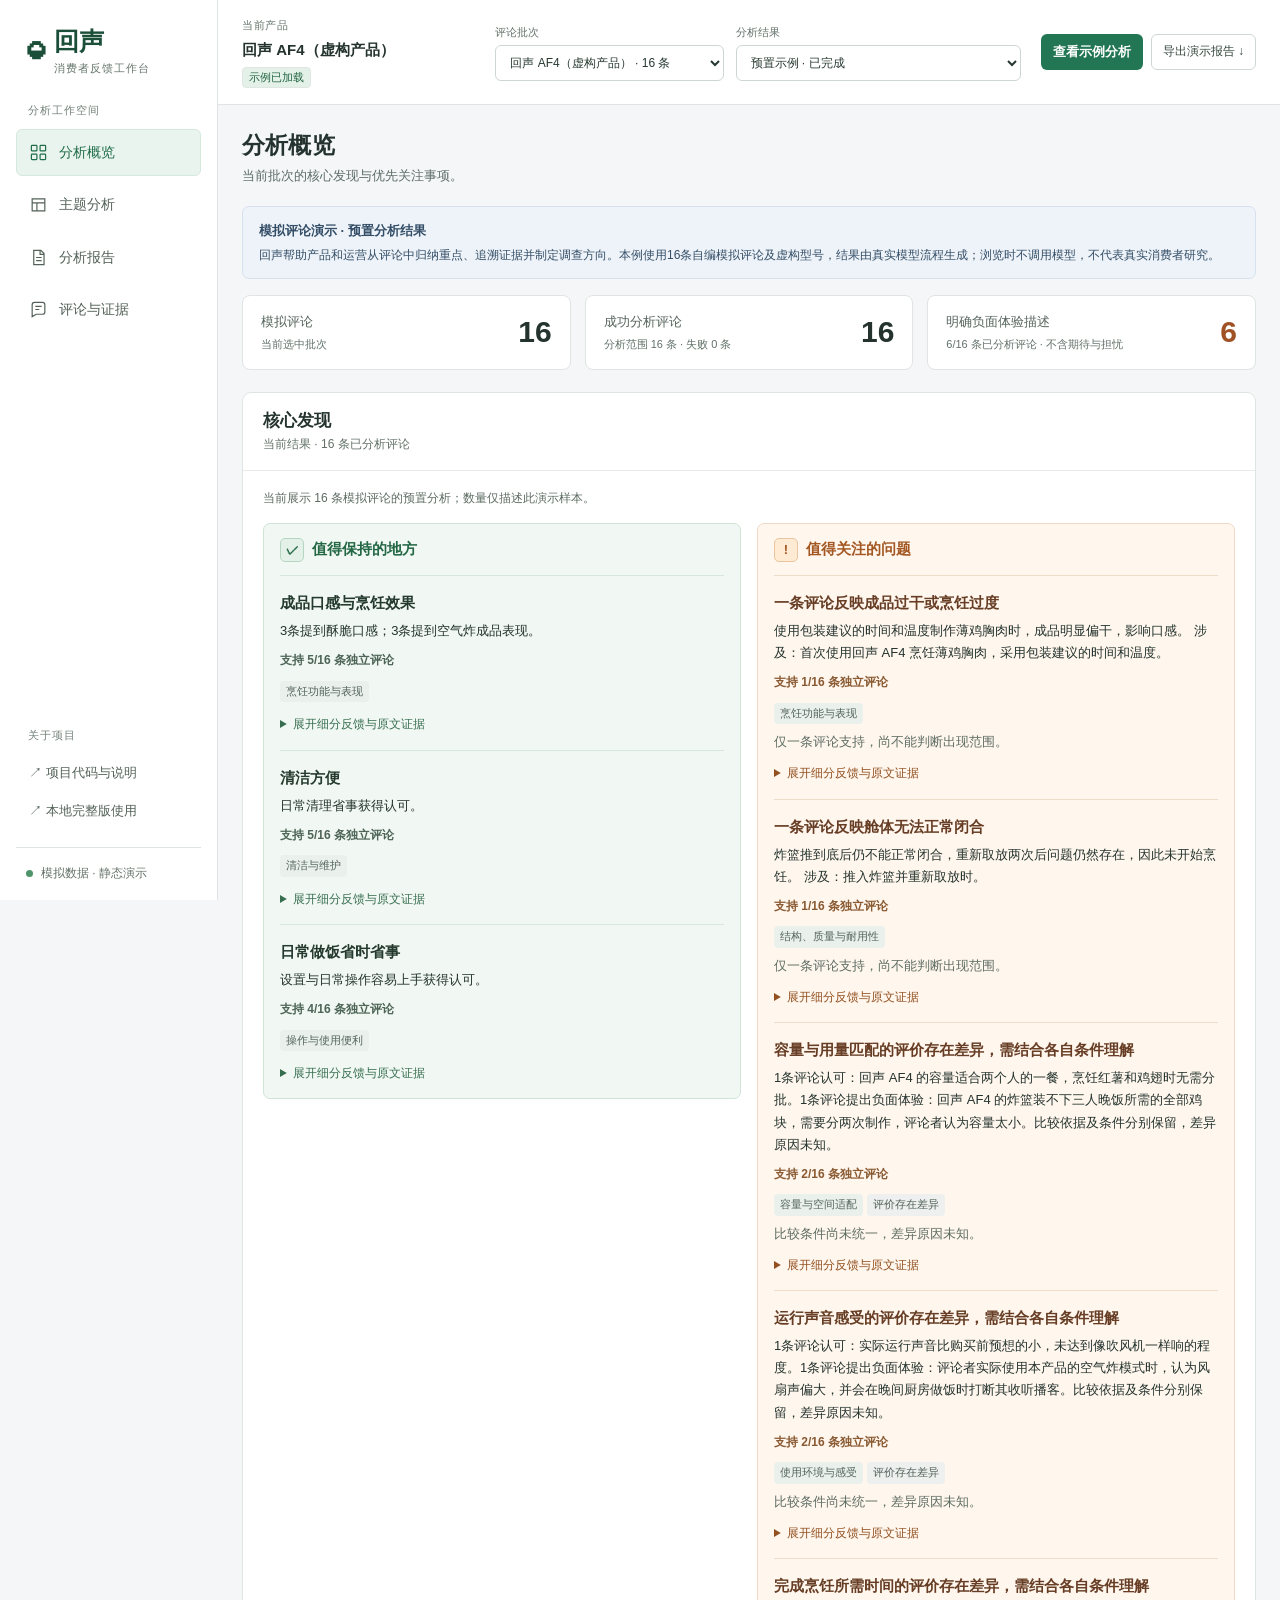
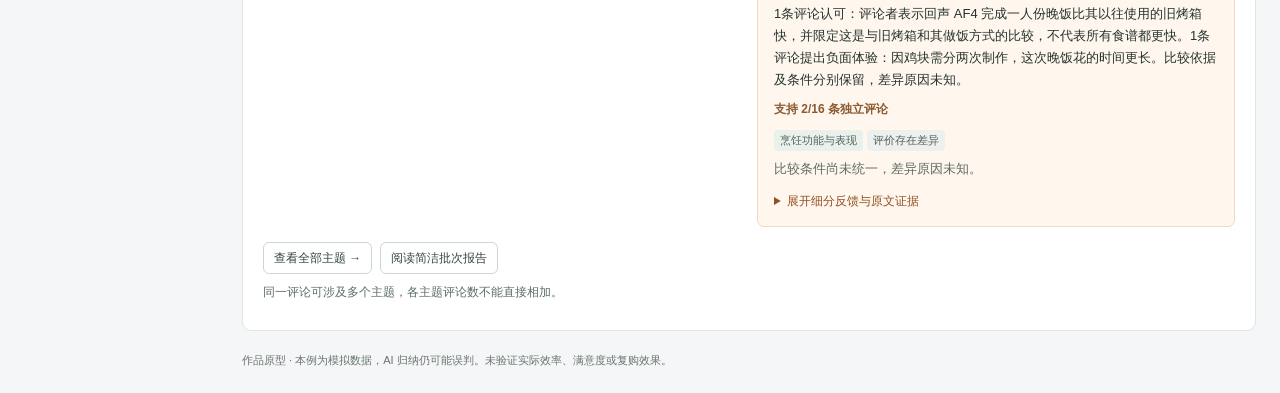
<file: docs/index.html>
<!doctype html>
<html lang="zh-CN"><head><meta http-equiv="Content-Security-Policy" content="default-src 'self'; script-src 'self'; connect-src 'self'; img-src 'self' data:; style-src 'self' 'unsafe-inline'; base-uri 'self'; form-action 'none'"><meta charset="UTF-8"><meta name="viewport" content="width=device-width, initial-scale=1"><title>回声 · 消费者反馈分析｜模拟数据演示</title><meta name="description" content="面向产品和运营人员的消费者反馈分析作品原型。使用明确标注的模拟评论，展示核心发现、主题、不同评价、行动建议和原文追溯。"><link rel="stylesheet" href="./style.css"><script src="./app.js" defer></script></head>
<body data-ui-version="6.0">
<a class="skip-link" href="#main-content">跳至分析内容</a>
<aside class="sidebar" aria-label="工作台导航">
 <a class="brand" href="#/analysis"><span class="brand-icon" aria-hidden="true">◒</span><span>回声<small>消费者反馈工作台</small></span></a>
 <p class="nav-caption">分析工作空间</p>
 <nav class="primary-nav" aria-label="分析导航">
  <a href="#/analysis" data-view="summary"><svg viewBox="0 0 24 24" aria-hidden="true"><rect x="3" y="3" width="7" height="7" rx="1"/><rect x="14" y="3" width="7" height="7" rx="1"/><rect x="3" y="14" width="7" height="7" rx="1"/><rect x="14" y="14" width="7" height="7" rx="1"/></svg><span>分析概览</span></a>
  <a href="#/themes" data-view="themes"><svg viewBox="0 0 24 24" aria-hidden="true"><path d="M4 5h16v15H4zM4 10h16M10 10v10"/></svg><span>主题分析</span></a>
  <a href="#/report" data-view="report"><svg viewBox="0 0 24 24" aria-hidden="true"><path d="M6 3h9l4 4v14H6zM14 3v5h5M9 12h7M9 16h7"/></svg><span>分析报告</span></a>
  <a href="#/evidence" data-view="evidence"><svg viewBox="0 0 24 24" aria-hidden="true"><path d="M20 15a3 3 0 0 1-3 3H9l-5 3V6a3 3 0 0 1 3-3h10a3 3 0 0 1 3 3zM8 8h8M8 12h5"/></svg><span>评论与证据</span></a>
 </nav>
 <div class="sidebar-bottom"><p class="nav-caption">关于项目</p><nav class="utility-nav"><a href="https://github.com/susie041720/echo-feedback-lab" target="_blank" rel="noopener">↗ 项目代码与说明</a><a href="https://github.com/susie041720/echo-feedback-lab#本地启动" target="_blank" rel="noopener">↗ 本地完整版使用</a></nav><div class="local"><i></i>模拟数据 · 静态演示</div></div>
</aside>
<div class="app-shell">
 <header class="toolbar" aria-label="产品与批次工具栏">
  <div class="product-identity"><span class="field-caption">当前产品</span><strong id="current-product">选择产品批次</strong><span id="toolbar-status" class="status-pill">尚未选择</span></div>
  <div class="batch-controls"><div class="selector-field"><label for="dataset">评论批次</label><select id="dataset"></select></div><div class="selector-field"><label for="run">分析结果</label><select id="run"></select></div></div>
  <div class="toolbar-actions"><a class="primary demo-button" href="#/analysis">查看示例分析</a><button id="analyze" hidden disabled></button><button id="pause" class="small-button" hidden>暂停分析</button><a id="export" class="export disabled" href="#" download="echo-simulated-demo-report.md">导出演示报告 ↓</a></div>
 </header>
 <main id="main-content" tabindex="-1">
  <div class="page-heading"><div><h1 id="page-title">分析概览</h1><p id="page-description" class="sub">当前批次的核心发现与优先关注事项。</p></div></div>
  <div id="notice" role="status" aria-live="polite" hidden></div>
  <section id="progress-panel" class="progress-panel" aria-label="批次分析进度" hidden><div class="progress-copy"><strong id="progress-title">分析进行中</strong><span id="progress-counts"></span></div><progress id="analysis-progress" max="100" value="0" aria-label="已处理评论进度"></progress><p id="analysis-state" class="hint"></p></section>
  <aside class="demo-banner" aria-label="演示范围"><strong>模拟评论演示 · 预置分析结果</strong><p>回声帮助产品和运营从评论中归纳重点、追溯证据并制定调查方向。本例使用16条自编模拟评论及虚构型号，结果由真实模型流程生成；浏览时不调用模型，不代表真实消费者研究。</p></aside>
  <section class="metrics" id="metrics" aria-label="当前批次指标">
   <div class="metric-card"><div class="metric-label">模拟评论</div><strong id="total">0</strong><small>当前选中批次</small></div>
   <div class="metric-card"><div class="metric-label">成功分析评论</div><strong id="completed">0</strong><small id="coverage">尚未分析</small></div>
   <div class="metric-card negative-metric"><div class="metric-label">明确负面体验描述</div><strong id="negative-count">—</strong><small id="negative-scope">独立评论 · 不含期待与担忧</small></div>
  </section>
  <section class="board"><div class="board-head"><div><h2 id="board-title">核心发现</h2><p id="confirmation-state">AI 自动归纳 · 原文可追溯</p></div><div class="tabs" id="analysis-tabs" role="tablist" aria-label="评论与证据视图" hidden><button data-tab="raw" role="tab">原始评论</button><button data-tab="feedback" role="tab">细分反馈</button><button data-tab="scenarios" role="tab">使用情境</button></div></div>
   <div id="result-status" class="result-status" hidden></div>
   <div id="filters" hidden><div class="filter-row"><label for="category">体验分类<select id="category"><option value="">全部分类</option></select></label><label for="topic">细分标签<select id="topic"><option value="">全部标签</option></select></label><label for="polarity">评价倾向<select id="polarity"><option value="">全部倾向</option><option>优点</option><option>槽点</option><option>中立</option><option>信息不足</option></select></label><label for="scope">信息类型<select id="scope"><option value="all">全部类型</option><option value="actual">实际体验</option><option value="expectation">用户期望</option><option value="concern">担心</option><option value="reported">转述</option><option value="unknown">信息不足</option><option value="reference">其他产品背景</option></select></label></div></div>
   <div id="results"></div>
  </section>
  <footer>作品原型 · 本例为模拟数据，AI 归纳仍可能误判。未验证实际效率、满意度或复购效果。</footer>
 </main>
</div>
<div hidden><input id="product"><input id="key" type="password" disabled><select id="sample"><option value="daily">daily</option></select><p id="sample-info"></p><p id="source-status"></p><p id="source-description"></p><p id="import-info"></p><button id="developer-trial"></button></div><dialog id="settings" hidden><p id="settings-notice"></p></dialog>
<dialog id="theme-detail" class="drawer wide-drawer" aria-labelledby="theme-title"><div class="dialog-head"><div><span class="field-caption">主题详情</span><h2 id="theme-title">主题与证据</h2></div><button id="close-theme" class="icon-button" aria-label="关闭主题详情">✕</button></div><div id="theme-content" class="drawer-body"></div></dialog>
<dialog id="evidence" aria-labelledby="evidence-title"><div class="dialog-head"><h2 id="evidence-title">原文与证据</h2><button id="close-dialog" class="icon-button" aria-label="关闭原文证据">✕</button></div><div id="evidence-content"></div></dialog>
</body></html>
</file>
<file: docs/style.css>
:root{font-family:-apple-system,BlinkMacSystemFont,"PingFang SC","Microsoft YaHei",sans-serif;color:#24332e;background:#f4f6f8;font-size:14px;line-height:1.65;--green:#237653;--orange:#a34c14;--line:#dfe5e2;--muted:#5d6c65}*{box-sizing:border-box}body{margin:0}button,input,select,textarea{font:inherit}button,a,input,select,textarea,summary{-webkit-tap-highlight-color:transparent}button,a{touch-action:manipulation}a{color:var(--green);text-decoration:none}a:hover{text-decoration:underline}button{cursor:pointer;color:#35473e;background:white;border:1px solid #ccd7d0;border-radius:6px;padding:7px 12px;line-height:1.5;min-height:36px}button:hover{background:#f1f6f3;border-color:#829f90}button:disabled{opacity:.5;cursor:default}button.primary{background:var(--green);border-color:var(--green);color:white;font-weight:600}button.primary:hover{background:#195c40}input,select,textarea{display:block;width:100%;max-width:100%;min-width:0;border:1px solid #cdd7d2;border-radius:6px;background:#fff;color:#26382f;padding:7px 10px;min-height:36px}input:focus,select:focus,textarea:focus{border-color:var(--green)}label{display:block;font-size:13px;font-weight:500;color:#46574d}label>select{margin-top:4px}h1,h2,h3,h4,p{margin:0}h1{font-size:23px;line-height:1.4;letter-spacing:.2px}h2{font-size:17px;line-height:1.5}h3{font-size:16px;line-height:1.6}h4{font-size:15px;line-height:1.6}p{margin:6px 0 10px}button:focus-visible,a:focus-visible,summary:focus-visible,input:focus-visible,select:focus-visible,textarea:focus-visible{outline:3px solid #7bb29a;outline-offset:3px}.skip-link{position:fixed;top:-100px;left:235px;z-index:30;background:white;padding:10px}.skip-link:focus{top:8px}[hidden]{display:none!important}.disabled{pointer-events:none;opacity:.45}.sidebar{position:fixed;inset:0 auto 0 0;width:218px;background:white;border-right:1px solid var(--line);display:flex;flex-direction:column;padding:26px 16px 16px;z-index:10}.brand{display:flex;gap:10px;align-items:center;color:#1b4f39;font-size:25px;font-weight:750;line-height:1.2;padding:0 9px 26px}.brand:hover{text-decoration:none}.brand small{display:block;color:#66766d;font-size:11px;font-weight:500;letter-spacing:1px;margin-top:6px}.brand-icon{font-size:38px;line-height:1}.nav-caption{font-size:11px;letter-spacing:1px;color:#728078;margin:0 12px 10px}.primary-nav,.utility-nav{display:flex;flex-direction:column;gap:5px}.primary-nav a,.utility-nav a,.utility-nav button{display:flex;align-items:center;gap:11px;padding:11px 12px;border-radius:6px;color:#536158;font-weight:550;text-align:left;border:1px solid transparent;background:transparent}.primary-nav a:hover,.utility-nav a:hover,.utility-nav button:hover{background:#f3f7f4;text-decoration:none}.primary-nav a.active,.utility-nav a.active{background:#eaf4ee;color:#1e6c48;border-color:#d5e9dc}.primary-nav svg{height:19px;width:19px;fill:none;stroke:currentColor;stroke-width:1.5}.sidebar-bottom{margin-top:auto;padding-top:30px}.utility-nav{gap:0}.utility-nav a,.utility-nav button{padding:7px 12px;font-size:13px;font-weight:400;min-height:35px}.utility-icon{width:18px;text-align:center;font-size:16px}.local{border-top:1px solid var(--line);padding:16px 10px 0;margin-top:18px;font-size:12px;color:#637268}.local i{display:inline-block;width:7px;height:7px;background:#4f946b;border-radius:50%;margin-right:8px}.app-shell{margin-left:218px;min-width:0}.toolbar{background:white;border-bottom:1px solid var(--line);padding:16px 24px;display:grid;grid-template-columns:minmax(135px,1fr) minmax(330px,2.25fr) auto;align-items:center;gap:20px}.product-identity{display:flex;flex-wrap:wrap;gap:5px 8px;min-width:0}.product-identity strong{display:block;flex-basis:100%;font-size:15px;overflow-wrap:anywhere;line-height:1.5}.field-caption{font-size:11px;letter-spacing:.5px;color:#65756b;display:block}.status-pill{font-size:11px;line-height:1.4;border-radius:4px;padding:2px 6px;border:1px solid #e0e6e1}.batch-controls{display:grid;grid-template-columns:1fr 1.25fr;gap:12px;min-width:0}.batch-controls label{font-size:11px;color:#64736a;min-width:0}.batch-controls select{font-size:12px}.toolbar-actions{display:flex;align-items:center;gap:8px;flex-wrap:wrap}.export{display:inline-flex;align-items:center;justify-content:center;min-height:36px;border:1px solid #ced8d2;background:white;border-radius:6px;padding:6px 11px;font-size:13px;color:#35473e}.icon-button{padding:5px 9px;min-width:36px;font-size:17px}.toolbar-actions button{font-size:13px}main{max-width:1700px;margin:0 auto;padding:24px}.page-heading{display:flex;justify-content:space-between;gap:16px;align-items:center;margin-bottom:19px}.sub{font-size:13px;color:var(--muted);margin:4px 0 0}.small-button{font-size:12px;padding:5px 10px;min-height:32px}.page-heading>.small-button{white-space:nowrap}#notice{border:1px solid #c8ddcc;border-radius:7px;background:#eff7f0;color:#245d3b;padding:10px 14px;margin:0 0 16px;font-size:13px}#notice.error{background:#fff2ec;border-color:#edc6ad;color:#963b15}.metrics{display:grid;grid-template-columns:repeat(3,minmax(0,1fr));gap:14px;margin-bottom:22px}.metric-card{padding:15px 18px;background:white;border:1px solid var(--line);border-radius:8px;display:grid;grid-template-columns:1fr auto;align-items:center;gap:4px 12px}.metric-label{font-size:13px;color:#56645c}.metric-card strong{font-size:30px;font-weight:650;line-height:1.4;grid-row:1/3;grid-column:2}.metric-card small{font-size:11px;color:#627168;line-height:1.6}.negative-metric strong{color:#a05225}.board{background:white;border:1px solid var(--line);border-radius:9px;min-width:0}.board-head{display:flex;justify-content:space-between;gap:16px;align-items:center;border-bottom:1px solid #e8ece9;padding:15px 20px}.board-head p{font-size:12px;color:#627168;margin:2px 0 0}.tabs{display:flex;gap:3px;flex-wrap:wrap;background:#f3f6f4;padding:3px;border-radius:6px}.tabs button{background:transparent;border-color:transparent;font-size:12px;padding:5px 9px;min-height:30px}.tabs button.active{color:#226e4b;background:white;border-color:#dde7df;box-shadow:0 1px 2px #244a3310}.result-status{font-size:13px;color:#81512b;background:#fff7ec;border-bottom:1px solid #ecddc7;padding:10px 20px}#filters{padding:14px 20px;border-bottom:1px solid #e4eae5;background:#fbfcfb}.filter-row{display:grid;grid-template-columns:repeat(4,minmax(0,1fr));gap:12px}.filter-row label{font-size:12px}.filter-row select{font-size:12px}#results{padding:18px 20px 20px;min-width:0}.sample-scope,.table-caption{font-size:12px;color:#5c6b61;margin:0 0 14px}.finding-columns{display:grid;grid-template-columns:repeat(2,minmax(0,1fr));gap:16px;align-items:start}.finding-region{border:1px solid #cfe4d6;border-radius:7px;overflow:hidden;background:#f1f8f3;padding:0 16px}.finding-region>h3{padding:13px 0;color:#246846;font-size:15px;border-bottom:1px solid #d5e7db}.finding-region>h3:before{content:'✓';display:inline-grid;place-items:center;width:22px;height:22px;margin-right:8px;border:1px solid #b5d7c2;border-radius:5px;font-size:13px;background:#e3f1e8}.issue-region{background:#fff6ed;border-color:#efd9c4}.issue-region>h3{color:#a35722;border-bottom-color:#efdcc9}.issue-region>h3:before{content:'!';border-color:#e9c59f;background:#ffead4}.core-finding{padding:15px 0;border-bottom:1px solid #d9e8dd}.core-finding:last-child{border:0}.issue-region .core-finding{border-color:#efdcc9}.core-finding h4{color:#253a2e;font-size:15px;font-weight:650;margin-bottom:5px}.issue-region .core-finding h4{color:#673e25}.core-finding p{font-size:13px;margin:5px 0 8px;line-height:1.7}.core-finding .finding-count{font-size:12px;font-weight:600;color:#4e6557;margin:8px 0}.issue-region .finding-count{color:#8a5a32}.finding-evidence{font-size:13px;margin-top:10px}.finding-evidence>summary{font-size:12px;color:#386e50;cursor:pointer;list-style-position:inside}.issue-region .finding-evidence>summary{color:#925020}.finding-evidence[open]>summary{margin-bottom:12px}.badge{display:inline-block;padding:2px 6px;border-radius:4px;font-size:11px;line-height:1.6;margin:2px 4px 2px 0;background:#eaf0ec;color:#53645a;white-space:normal;max-width:100%}.positive{color:#226541;background:#e4f1e8}.negative{color:#9e4b16;background:#ffead5}.neutral{color:#526158;background:#edf0ef}.uncertain{color:#775c31;background:#f4edde}.hint,.meta{font-size:12px;color:#5e6d63;line-height:1.7}.hint{margin:8px 0}.context-note,.compatibility-note{font-size:12px;border-left:3px solid #a4bda9;background:#f1f5f2;padding:8px 10px}.text-link{font-size:13px;display:inline-block;margin:6px 10px 6px 0}#results>button{margin:15px 8px 0 0}#results>h3{margin:22px 0 12px}#results>h3:first-child{margin-top:0}#results>p.hint{margin:8px 0}summary{cursor:pointer;font-weight:500}details>summary{line-height:1.7}details[open]>summary{margin-bottom:10px}.source-extract{border:1px solid #dce4de;background:white;border-radius:6px;padding:12px;margin:10px 0;overflow-wrap:anywhere}.source-extract p{font-size:13px}.source-extract .small-button{margin-right:8px}.source-extract details.classification{margin-top:10px}.classification{font-size:12px;color:#53675a}.edit-fields{display:grid;grid-template-columns:1fr 1fr;gap:10px;margin:10px 0}.edit-fields select,.edit-fields input{margin-top:4px;font-size:12px}blockquote{margin:10px 0;padding:8px 12px;border-left:3px solid #becfc2;background:#f6f8f6;color:#3e5045;font-size:13px;overflow-wrap:anywhere;white-space:pre-wrap}.data-table{width:100%;border-collapse:collapse;table-layout:fixed;font-size:12px;text-align:left}.data-table thead{background:#f5f7f5;color:#607066}.data-table th{font-weight:500;font-size:11px;padding:10px 9px;border-bottom:1px solid #d8e1da}.data-table td{vertical-align:top;padding:13px 9px;border-bottom:1px solid #e4eae6;overflow-wrap:anywhere;line-height:1.75}.data-table tbody tr:hover{background:#fafcfb}.data-table tbody tr:last-child td{border-bottom:0}.theme-table th:nth-child(1){width:15%}.theme-table th:nth-child(2){width:13%}.theme-table th:nth-child(3){width:9%}.theme-table th:nth-child(4){width:15%}.theme-table th:nth-child(5){width:36%}.theme-table th:nth-child(6){width:12%}.theme-name{font-weight:600;color:#284e37}.count-cell{font-variant-numeric:tabular-nums;white-space:nowrap}.finding-cell{color:#4c5d52}.evaluation-tags{display:flex;flex-wrap:wrap;align-items:start;gap:2px}.data-table button{font-size:11px;padding:5px 7px}.review-table th:first-child{width:49%}.review-table th:nth-child(2){width:8%}.review-table th:nth-child(3){width:17%}.review-table th:nth-child(4){width:15%}.review-table th:last-child{width:11%}.review-excerpt{font-size:12px;color:#637168;margin:5px 0 0}.secondary-context,.other-feedback,.pending-findings{padding:12px 14px;border:1px solid #dce5df;border-radius:6px;background:#fbfcfb;margin:16px 0;font-size:13px}.supplemental-row{border-bottom:1px solid #e3eae5;padding:12px 0}.supplemental-row p{margin:4px 0}.report-finding{padding:14px 16px;border:1px solid #dae4dd;border-left:3px solid #4a9167;border-radius:6px;margin:12px 0}.report-finding p{font-size:13px}.report-finding:has(.badge.negative){border-left-color:#ca8c54}.review,.aspect,.scenario-group,.uncertainty{padding:16px;border:1px solid #dce5de;border-radius:6px;margin:0 0 14px;overflow-wrap:anywhere}.review .aspect{margin-top:14px;background:#fbfcfb}.aspect h3,.scenario-group h3,.review h3{font-size:15px;margin:6px 0}.scenario-group>blockquote{margin-top:14px}.uncertainty{background:#faf7f0}.batch-row{display:flex;justify-content:space-between;gap:16px;padding:10px 0;border-bottom:1px solid #e7ece8;font-size:13px}.batch-row>span{color:#627168}.batch-row strong{font-size:13px;text-align:right;font-weight:550}.debug-record{border:1px solid #dde5df;border-radius:6px;margin:12px 0;padding:10px 13px;font-size:13px}.debug-record pre{font-size:12px;background:#f2f5f3;padding:12px;overflow:auto;max-height:520px;white-space:pre-wrap;overflow-wrap:anywhere}.empty{text-align:center;padding:48px 20px;color:#67766d}.empty h3{font-weight:550;color:#425c4d}.empty p{font-size:13px;max-width:520px;margin:10px auto}.empty-icon{font-size:30px;color:#78a58a;margin-bottom:10px}.progress-panel{padding:14px 18px;background:white;border:1px solid #cadfce;border-radius:7px;margin-bottom:16px}.progress-copy{display:flex;justify-content:space-between;gap:15px;font-size:13px}.progress-copy span{color:#5a6e60;font-size:12px}progress{width:100%;height:7px;accent-color:var(--green);margin:12px 0 0;display:block}progress::-webkit-progress-bar{background:#edf3ee;border-radius:5px}progress::-webkit-progress-value{background:#3b8b5e;border-radius:5px}.progress-panel p{margin:8px 0 0}footer{font-size:11px;color:#69766e;margin:20px 0 0}dialog{padding:0;border:1px solid #d5dfd7;border-radius:10px;max-width:min(760px,94vw);width:760px;max-height:90dvh;box-shadow:0 15px 60px #182b2430;color:#263b2d}dialog::backdrop{background:#15271f65}.dialog-head{display:flex;justify-content:space-between;gap:16px;align-items:center;background:white;border-bottom:1px solid #e0e8e2;padding:17px 20px;position:sticky;top:0;z-index:2}.dialog-head h2{font-size:17px}.dialog-head .icon-button{flex:none;border-color:#e0e6e1}#evidence-content{padding:20px;overflow-wrap:anywhere}.raw-text{white-space:pre-wrap;background:#f6f8f6;border:1px solid #e2e8e3;border-radius:6px;padding:16px;font-size:14px;line-height:1.9;margin:15px 0}mark{background:#ffecb7;color:#3c3725;padding:1px 0}.drawer{position:fixed;inset:0 0 0 auto;margin:0 0 0 auto;max-height:100dvh;height:100dvh;width:440px;max-width:100vw;border-radius:0;border-width:0 0 0 1px;overflow-y:auto}.wide-drawer{width:650px}.drawer-body{padding:20px}.drawer .dialog-head{background:#fff;top:0}.settings-section{border:1px solid #dce5de;border-radius:7px;padding:14px 15px;margin-bottom:14px}.settings-section>summary{font-size:14px;color:#315740;font-weight:600}.settings-section label{margin:12px 0 5px}.settings-section input,.settings-section select{font-size:13px}.upload{padding:15px 12px;border:1px dashed #94b69f;border-radius:6px;background:#f4f9f5;cursor:pointer}.upload small{display:block;font-size:11px;font-weight:400;color:#61766a}.callout{font-size:13px;padding-top:8px}.theme-detail-group{border-top:1px solid #dde6df;padding:17px 0}.theme-detail-group h3{margin:4px 0}.theme-detail-group>p{font-size:13px}.difference-note{padding:10px;background:#f0f3f1;font-size:13px;border-left:3px solid #aebcb2}.confirmation-label{color:#775b2b;font-size:12px}.review textarea{margin:12px 0}.review>label{margin:12px 0}
@media(min-width:1600px){.toolbar{grid-template-columns:230px minmax(400px,650px) auto}.core-finding h4{font-size:16px}}
@media(max-width:1180px){.toolbar{grid-template-columns:minmax(140px,1fr) auto;gap:12px 18px}.batch-controls{grid-column:1/3;grid-row:2}.toolbar-actions{justify-content:flex-end}.product-identity{align-items:center}.product-identity strong{flex-basis:auto}.product-identity .field-caption{flex-basis:100%}main{padding:20px}.metric-card{padding:13px}.metric-card strong{font-size:26px}.metric-card small{font-size:11px}.theme-table th:nth-child(5){width:29%}.theme-table th:nth-child(1){width:18%}.theme-table th:nth-child(4){width:18%}}
@media(max-width:950px) and (min-width:761px){.sidebar{width:190px;padding:24px 12px 14px}.app-shell{margin-left:190px}.brand{font-size:23px;padding-left:7px}.brand small{font-size:10px}.primary-nav a{padding-left:10px}.utility-nav a,.utility-nav button{padding-left:8px;font-size:12px}.finding-columns{grid-template-columns:1fr}.metrics{gap:9px}.metric-card{display:block;padding:11px}.metric-card strong{display:block}.metric-label{font-size:12px}.board-head{align-items:start;flex-wrap:wrap}.filter-row{grid-template-columns:repeat(2,minmax(0,1fr))}}
@media(max-width:1000px){.data-table.theme-table thead{display:none}.data-table.theme-table,.theme-table tbody,.theme-table tr,.theme-table td{display:block;width:100%}.theme-table tbody{display:grid;gap:12px}.theme-table tr{border:1px solid #dce5de;border-radius:7px;padding:7px 12px;background:white}.data-table.theme-table td{display:grid;grid-template-columns:72px minmax(0,1fr);gap:10px;border:0;padding:5px 0;font-size:12px}.theme-table td:before{content:attr(data-label);font-size:11px;font-weight:400;color:#66766c}.theme-table td.theme-name{font-size:14px}.theme-table td:last-child button{justify-self:start}.theme-table .evaluation-tags{display:flex}.theme-table .count-cell{white-space:normal}}
@media(max-width:760px){.sidebar{position:static;width:100%;padding:14px 16px 10px;border-right:0;border-bottom:1px solid var(--line);display:block}.brand{padding:0 0 14px;font-size:23px;gap:8px}.brand-icon{font-size:31px}.brand small{display:inline;font-size:11px;margin-left:10px;letter-spacing:0}.nav-caption,.local{display:none}.primary-nav{display:grid;grid-template-columns:repeat(4,minmax(0,1fr));gap:4px}.primary-nav a{justify-content:center;gap:5px;padding:9px 3px;font-size:12px;white-space:nowrap}.primary-nav svg{width:15px;height:15px}.sidebar-bottom{padding:8px 0 0;margin:0}.utility-nav{flex-direction:row;flex-wrap:wrap;gap:0 7px}.utility-nav a,.utility-nav button{font-size:11px;padding:3px 2px;gap:4px;min-height:28px}.utility-icon{font-size:13px;width:12px}.app-shell{margin:0}.toolbar{padding:12px 16px;gap:12px}.product-identity{gap:4px 7px}.product-identity strong{font-size:14px}.toolbar-actions{gap:5px}.toolbar-actions button,.export{font-size:12px;padding:6px 8px}.toolbar-actions .icon-button{display:none}.batch-controls{gap:9px}.batch-controls select{font-size:11px}.field-caption{font-size:10px}main{padding:18px 14px}.page-heading{margin-bottom:15px;gap:8px}.page-heading h1{font-size:21px}.sub{font-size:12px}.page-heading>.small-button{font-size:11px;padding:5px 7px}.metrics{gap:8px;margin-bottom:17px}.metric-card{padding:10px;display:block}.metric-label{font-size:11px;line-height:1.5;min-height:32px}.metric-card strong{font-size:25px;display:block;margin:2px 0}.metric-card small{display:block;font-size:10px;line-height:1.6}.board-head{padding:13px 14px;flex-wrap:wrap;gap:10px}.board-head h2{font-size:16px}.board-head p{font-size:11px}#results{padding:14px}.finding-columns{grid-template-columns:1fr;gap:14px}.finding-region{padding:0 13px}.core-finding{padding:13px 0}.core-finding h4{font-size:15px}.core-finding p{font-size:13px}.core-finding .finding-count{font-size:12px}.filter-row{grid-template-columns:repeat(2,minmax(0,1fr));gap:9px}#filters{padding:12px 14px}.filter-row select{font-size:11px}.data-table.review-table thead{display:none}.data-table.review-table,.review-table tbody,.review-table tr,.review-table td{display:block;width:100%}.review-table tbody{display:grid;gap:12px}.review-table tr{border:1px solid #dce5de;border-radius:7px;padding:10px}.data-table.review-table td{padding:5px 0;border:0}.review-table td:not(:first-child){display:grid;grid-template-columns:56px minmax(0,1fr);gap:8px}.review-table td:not(:first-child):before{content:attr(data-label);font-size:11px;color:#67766d}.review-table td:last-child button{justify-self:start}.report-finding{padding:12px}.progress-copy{flex-wrap:wrap;gap:2px}.batch-row{font-size:12px}.batch-row strong{font-size:12px}.edit-fields{grid-template-columns:1fr}.drawer-body{padding:16px}.dialog-head{padding:14px 16px}.wide-drawer{width:100%}dialog{max-width:96vw}dialog.drawer{max-width:100vw}.skip-link{left:16px}.review,.aspect,.uncertainty,.scenario-group{padding:12px}footer{font-size:11px}.empty{padding:32px 12px}}
@media(max-width:380px){.primary-nav a{font-size:11px;gap:3px}.primary-nav svg{display:none}.toolbar-actions{gap:4px}.toolbar-actions button,.export{padding:6px;font-size:11px}.metrics{gap:6px}.metric-card{padding:9px 7px}.metric-label{font-size:10px}.brand small{font-size:10px}.board-head .tabs button{font-size:11px;padding:5px 7px}}
/* Body copy remains readable at dense table widths. */
.data-table{font-size:13px}.data-table .finding-cell{font-size:13px}.data-table .review-excerpt{font-size:13px}
.report-finding.report-keep{border-left-color:#4a9167;background:#f7fbf8}.report-finding.report-issue{border-left-color:#ca8c54;background:#fffbf5}
@media(max-width:760px){.metric-card small{font-size:11px}.metric-label{font-size:12px;min-height:36px}.batch-controls select{font-size:12px}.filter-row select{font-size:12px}.utility-nav a,.utility-nav button{font-size:12px}}
.selector-field{min-width:0}.selector-field>select{margin-top:4px}.batch-controls .selector-field>label{font-size:11px;font-weight:500;color:#64736a}
.settings-notice{padding:10px 12px;border:1px solid #c8ddcc;border-radius:6px;background:#eff7f0;color:#245d3b;margin-bottom:14px;font-size:13px}.settings-notice.error{background:#fff2ec;border-color:#edc6ad;color:#963b15}

.demo-banner{padding:12px 16px;background:#eef3f9;border:1px solid #d7e1ed;border-radius:7px;margin-bottom:16px;color:#344e67}.demo-banner strong{font-size:13px}.demo-banner p{font-size:12px;margin:4px 0 0}.demo-button{display:inline-flex;align-items:center;min-height:36px;padding:7px 12px;background:#237653;border-radius:6px;color:white;font-size:13px;font-weight:600}.demo-button:hover{background:#195c40;text-decoration:none}.toolbar-actions .export{font-size:12px} .toolbar{grid-template-columns:minmax(155px,1fr) minmax(330px,2.25fr) auto}@media(max-width:1180px){.toolbar{grid-template-columns:minmax(140px,1fr) auto}}@media(max-width:760px){.demo-banner{padding:11px 12px}.demo-button{font-size:12px;padding:7px 9px}.demo-banner p{font-size:12px}}
</file>
